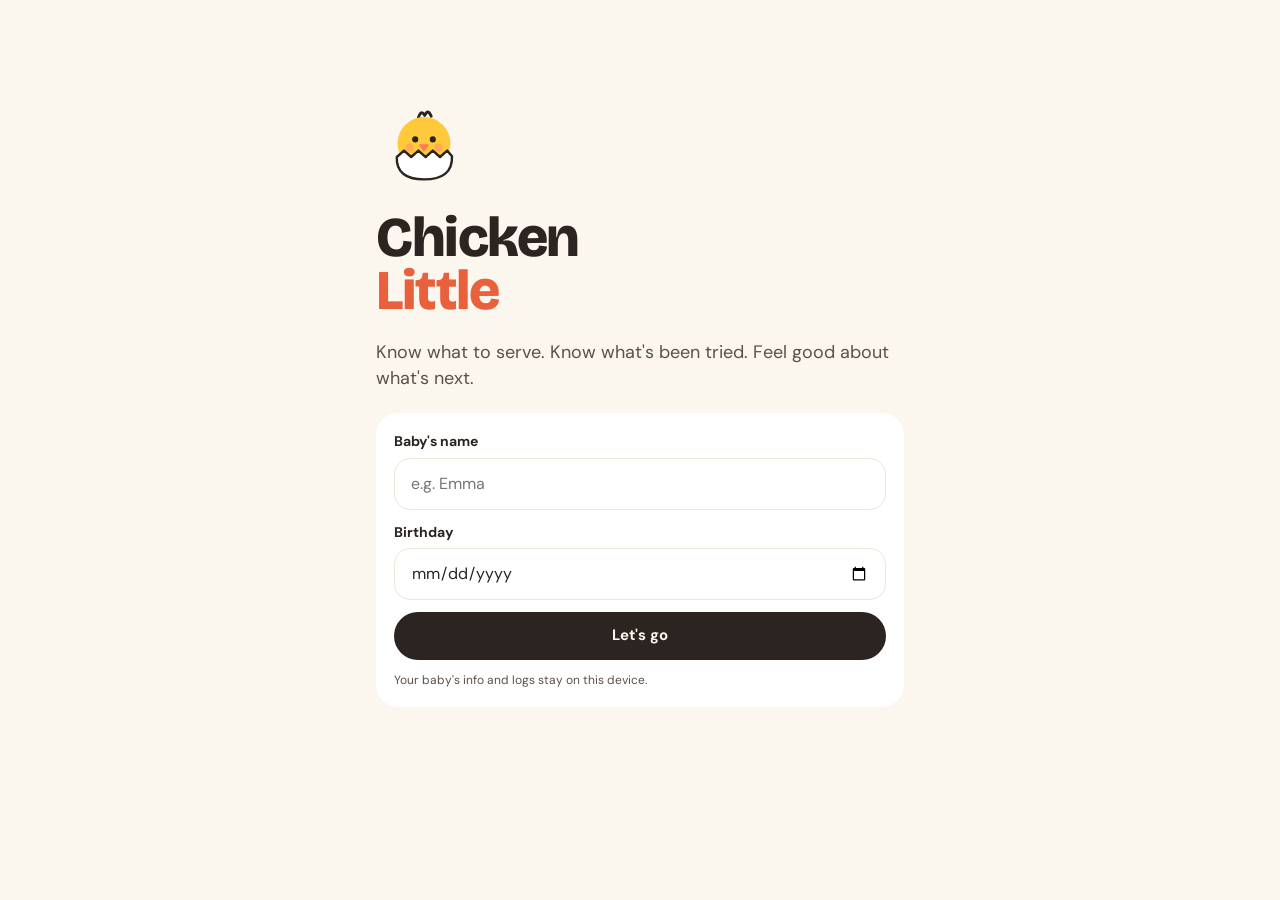
<file: index.html>
<!doctype html>
<html lang="en">
<head>
  <meta charset="utf-8">
  <meta name="viewport" content="width=device-width, initial-scale=1, viewport-fit=cover">
  <title>Chicken Little</title>
  <meta name="description" content="A calm companion for your baby's first foods: what to serve, what's been tried, and allergen tracking, with guidance from government health sources.">
  <meta name="theme-color" content="#FBF6EE">
  <link rel="icon" href="icons/favicon.svg" type="image/svg+xml">
  <link rel="icon" href="icons/favicon-32.png" type="image/png" sizes="32x32">
  <link rel="icon" href="favicon.ico" sizes="any">
  <link rel="apple-touch-icon" href="icons/apple-touch-icon.png">
  <link rel="manifest" href="manifest.webmanifest">
  <meta name="apple-mobile-web-app-capable" content="yes">
  <meta name="apple-mobile-web-app-status-bar-style" content="default">
  <meta name="apple-mobile-web-app-title" content="Chicken Little">
  <meta property="og:title" content="Chicken Little">
  <meta property="og:description" content="Know what to serve. Know what's been tried. Feel good about what's next.">
  <meta property="og:image" content="icons/icon-512.png">
  <link rel="preconnect" href="https://fonts.googleapis.com">
  <link rel="preconnect" href="https://fonts.gstatic.com" crossorigin>
  <link rel="stylesheet" href="https://fonts.googleapis.com/css2?family=Bricolage+Grotesque:opsz,wght@12..96,700;12..96,800&family=DM+Sans:opsz,wght@9..40,400;9..40,500;9..40,700&display=swap">
  <link rel="stylesheet" href="css/app.css">
</head>
<body>
  <main class="shell" id="app" aria-live="polite">
    <noscript><p>Chicken Little needs JavaScript to run.</p></noscript>
  </main>
  <a class="fab" id="fab" href="#/log" aria-label="Log a food" hidden>
    <svg width="28" height="28" viewBox="0 0 24 24" fill="none" stroke="#FFC93C" stroke-width="2.6" stroke-linecap="round" aria-hidden="true"><path d="M12 5v14M5 12h14"/></svg>
  </a>
  <nav class="nav" id="nav" aria-label="Main" hidden></nav>
  <script type="module" src="js/app.js"></script>
</body>
</html>
</file>
<file: css/app.css>
:root {
  --oat: #FBF6EE; --oat-deep: #EDE5D8; --stone: #F2ECE3;
  --cocoa: #2B2420; --cocoa-2: #5C5048; --cocoa-3: #8A7B70;
  --yolk: #FFC93C; --yolk-tint: #FFF1C7; --yolk-deep: #7A5300; --yolk-ink: #5C3E00;
  --persimmon: #FF8F6B; --persimmon-tint: #FFE6DC; --persimmon-deep: #B8471F;
  --pea: #9ED9A8; --pea-tint: #E3F5E6; --pea-deep: #1F5C30;
  --sky: #A8D8F0; --sky-tint: #E2F2FB; --sky-deep: #1D5A7A;
  --plum: #C9B6F2; --plum-tint: #EFE8FC; --plum-deep: #4B2F8A;
  --berry: #F7A8BE; --berry-tint: #FDE6EC; --berry-deep: #8A1F45;
  --card: #FFFFFF;
  --display: 'Bricolage Grotesque', system-ui, sans-serif;
  --body: 'DM Sans', system-ui, sans-serif;
  --r-card: 22px; --r-hero: 26px;
  --shadow: 0 4px 16px rgba(43, 36, 32, 0.08);
  color-scheme: light;
}

* { box-sizing: border-box; }
html { -webkit-text-size-adjust: 100%; }
body {
  margin: 0; background: var(--oat); color: var(--cocoa);
  font: 400 16px/1.45 var(--body);
  -webkit-font-smoothing: antialiased;
}
a { color: var(--sky-deep); }
a:hover { color: var(--persimmon-deep); }
button, input, select, textarea { font: inherit; color: inherit; }
button { cursor: pointer; }
:focus-visible { outline: 3px solid var(--sky-deep); outline-offset: 2px; border-radius: 8px; }
.sr-only { position: absolute; width: 1px; height: 1px; overflow: hidden; clip: rect(0 0 0 0); white-space: nowrap; }

/* ---------- shell ---------- */
.shell { max-width: 560px; margin: 0 auto; min-height: 100dvh; padding: calc(20px + env(safe-area-inset-top)) 16px calc(120px + env(safe-area-inset-bottom)); }
.page { display: flex; flex-direction: column; gap: 16px; animation: rise .25s ease-out; }
@keyframes rise { from { opacity: 0; transform: translateY(6px); } to { opacity: 1; transform: none; } }
@media (prefers-reduced-motion: reduce) { .page, .toast, .sheet { animation: none !important; } }

.topbar { display: flex; align-items: center; gap: 10px; min-height: 48px; }
.topbar h1 { flex: 1; margin: 0; font: 800 28px/1.1 var(--display); letter-spacing: -0.5px; }
.icon-btn {
  width: 44px; height: 44px; flex: none; border: 0; border-radius: 22px; background: var(--card);
  display: inline-flex; align-items: center; justify-content: center; color: var(--cocoa); text-decoration: none;
}

.nav {
  position: fixed; left: 50%; transform: translateX(-50%);
  bottom: calc(14px + env(safe-area-inset-bottom)); width: min(536px, calc(100% - 24px));
  height: 68px; background: var(--card); border-radius: 34px; box-shadow: var(--shadow);
  display: flex; justify-content: space-around; align-items: center; z-index: 20;
}
.nav a {
  display: flex; flex-direction: column; align-items: center; gap: 3px; min-width: 56px; min-height: 52px;
  justify-content: center; font-size: 11px; font-weight: 500; color: var(--cocoa-3); text-decoration: none;
}
.nav a[aria-current="page"] { color: var(--cocoa); font-weight: 700; }
.nav a[aria-current="page"] svg { fill: var(--yolk); stroke: var(--cocoa); }
.fab {
  position: fixed; right: max(20px, calc(50% - 260px)); bottom: calc(98px + env(safe-area-inset-bottom));
  width: 64px; height: 64px; border-radius: 32px; background: var(--cocoa);
  display: flex; align-items: center; justify-content: center; box-shadow: 0 8px 24px rgba(43,36,32,.25); z-index: 21;
}

/* ---------- type ---------- */
.h2 { margin: 0; font: 700 19px/1.2 var(--display); }
.h-xl { margin: 0; font: 800 26px/1.1 var(--display); letter-spacing: -0.3px; }
.eyebrow { font-size: 12px; font-weight: 700; letter-spacing: 1.2px; text-transform: uppercase; color: var(--cocoa-3); }
.muted { color: var(--cocoa-2); }
.small { font-size: 13px; }
.tiny { font-size: 12px; }
.row { display: flex; align-items: center; gap: 10px; }
.between { justify-content: space-between; }
.wrap { flex-wrap: wrap; }
.grow { flex: 1; min-width: 0; }
.stack { display: flex; flex-direction: column; gap: 10px; }
.stack-sm { display: flex; flex-direction: column; gap: 6px; }

/* ---------- surfaces ---------- */
.card { background: var(--card); border-radius: var(--r-card); padding: 18px; display: flex; flex-direction: column; gap: 12px; }
.card.tight { padding: 14px; gap: 8px; }
.hero { border-radius: var(--r-hero); padding: 20px; display: flex; flex-direction: column; gap: 10px; }
.hero.yolk { background: var(--yolk); color: var(--cocoa); }
.hero.yolk .eyebrow { color: var(--yolk-ink); }
.note { border-radius: 18px; padding: 14px; font-size: 14px; line-height: 1.45; }
.note.yolk { background: var(--yolk-tint); }
.note.sky { background: var(--sky-tint); color: #12384D; }
.note.berry { background: var(--berry-tint); color: var(--berry-deep); }
.note.pea { background: var(--pea-tint); color: var(--pea-deep); }
.note b { font-weight: 700; }

.stats { display: grid; grid-template-columns: repeat(3, minmax(0, 1fr)); gap: 10px; }
.stat { border-radius: 22px; padding: 14px; display: flex; flex-direction: column; gap: 2px; text-decoration: none; }
.stat .num { font: 800 30px/1 var(--display); }
.stat .lbl { font-size: 13px; font-weight: 500; }
.stat.sky { background: var(--sky-tint); color: var(--sky-deep); }
.stat.berry { background: var(--berry-tint); color: var(--berry-deep); }
.stat.plum { background: var(--plum-tint); color: var(--plum-deep); }

.bar { display: flex; height: 12px; border-radius: 6px; overflow: hidden; gap: 3px; background: transparent; }
.bar > span { display: block; min-width: 0; }

/* ---------- controls ---------- */
.btn {
  min-height: 48px; padding: 0 20px; border: 0; border-radius: 999px; font-weight: 700; font-size: 15px;
  display: inline-flex; align-items: center; justify-content: center; gap: 8px; text-decoration: none; white-space: nowrap;
}
.btn.dark { background: var(--cocoa); color: var(--oat); }
.btn.dark:hover { background: #3d342e; color: var(--oat); }
.btn.yolk { background: var(--yolk); color: var(--cocoa); }
.btn.ghost { background: var(--card); color: var(--cocoa); border: 1.5px solid var(--oat-deep); }
.btn.small { min-height: 44px; padding: 0 16px; font-size: 14px; }
.btn.block { width: 100%; }
.btn[disabled] { opacity: .45; cursor: not-allowed; }
.link-btn { background: none; border: 0; padding: 10px 4px; min-height: 44px; font-weight: 700; font-size: 14px; color: var(--sky-deep); text-decoration: none; display: inline-flex; align-items: center; }

.chip {
  min-height: 40px; padding: 0 14px; border-radius: 999px; border: 1.5px solid var(--oat-deep); background: var(--card);
  font-size: 14px; font-weight: 500; display: inline-flex; align-items: center; gap: 6px;
}
.chip[aria-pressed="true"] { background: var(--cocoa); border-color: var(--cocoa); color: var(--oat); }
.chips { display: flex; gap: 8px; overflow-x: auto; padding-bottom: 2px; scrollbar-width: none; }
.chips::-webkit-scrollbar { display: none; }

.pill { display: inline-flex; align-items: center; font-size: 12px; font-weight: 700; padding: 4px 10px; border-radius: 999px; white-space: nowrap; }
.pill.established { background: var(--pea-tint); color: var(--pea-deep); }
.pill.introducing { background: var(--yolk-tint); color: var(--yolk-deep); }
.pill.not { background: var(--stone); color: var(--cocoa-2); }
.pill.reaction { background: var(--berry-tint); color: var(--berry-deep); }
.pill.white { background: var(--card); color: var(--cocoa); }

.field { display: flex; flex-direction: column; gap: 6px; }
.field label { font-size: 14px; font-weight: 700; }
.input {
  min-height: 52px; padding: 0 16px; border-radius: 16px; border: 1.5px solid var(--oat-deep); background: var(--card); width: 100%;
}
textarea.input { padding: 12px 16px; min-height: 88px; resize: vertical; }
.input:focus { border-color: var(--cocoa); outline: none; }
.search { position: relative; }
.search svg { position: absolute; left: 16px; top: 50%; transform: translateY(-50%); pointer-events: none; }
.search .input { padding-left: 46px; }

/* ---------- lists ---------- */
.list { display: flex; flex-direction: column; background: var(--card); border-radius: var(--r-card); overflow: hidden; }
.list-item {
  display: flex; align-items: center; gap: 12px; padding: 12px 14px; min-height: 64px;
  text-decoration: none; color: inherit; border: 0; background: none; width: 100%; text-align: left;
}
.list-item + .list-item { border-top: 1px solid var(--stone); }
.list-item:hover { background: #FFFCF6; }
.tile {
  width: 42px; height: 42px; flex: none; border-radius: 13px; display: flex; align-items: center; justify-content: center;
  font: 800 15px var(--display);
}
.tile.lg { width: 56px; height: 56px; border-radius: 18px; font-size: 20px; }
.tile.fruit { background: var(--persimmon-tint); color: var(--persimmon-deep); }
.tile.vegetable { background: var(--pea-tint); color: var(--pea-deep); }
.tile.grain { background: var(--yolk-tint); color: var(--yolk-deep); }
.tile.protein { background: var(--sky-tint); color: var(--sky-deep); }
.tile.dairy { background: var(--plum-tint); color: var(--plum-deep); }
.tile.other { background: var(--stone); color: var(--cocoa-2); }

.agrid { display: grid; grid-template-columns: repeat(2, minmax(0, 1fr)); gap: 10px; }
.acard { background: var(--card); border-radius: 20px; padding: 12px; display: flex; flex-direction: column; gap: 8px; text-decoration: none; color: inherit; }
.acard .meta { font-size: 12px; color: var(--cocoa-2); }

/* ---------- serve guide ---------- */
.stage { border-radius: 16px; padding: 12px 14px; background: var(--stone); display: flex; flex-direction: column; gap: 4px; }
.stage.current { background: var(--sky-tint); color: #12384D; }
.stage .st { font-size: 12px; font-weight: 700; letter-spacing: .8px; text-transform: uppercase; }
.cite { font-size: 12px; color: var(--cocoa-2); }
.cite a { color: inherit; font-weight: 700; }
.safety { display: flex; gap: 10px; align-items: flex-start; }
.safety svg { flex: none; margin-top: 2px; }

.nutri { display: grid; grid-template-columns: repeat(2, minmax(0, 1fr)); gap: 8px; }
.nutri div { background: var(--stone); border-radius: 14px; padding: 10px 12px; }
.nutri b { display: block; font: 700 18px var(--display); }

/* ---------- responses ---------- */
.responses { display: grid; grid-template-columns: repeat(5, minmax(0, 1fr)); gap: 8px; }
.resp {
  min-height: 84px; border-radius: 20px; border: 2px solid transparent; background: var(--card);
  display: flex; flex-direction: column; align-items: center; justify-content: center; gap: 6px; font-size: 12px; font-weight: 700; padding: 6px 2px;
}
.resp[aria-pressed="true"] { border-color: var(--cocoa); }
.resp[data-r="loved"][aria-pressed="true"] { background: var(--berry-tint); }
.resp[data-r="liked"][aria-pressed="true"] { background: var(--yolk-tint); }
.resp[data-r="neutral"][aria-pressed="true"] { background: var(--sky-tint); }
.resp[data-r="nope"][aria-pressed="true"] { background: var(--plum-tint); }
.resp[data-r="reaction"][aria-pressed="true"] { background: var(--berry-tint); }

/* ---------- timeline ---------- */
.day { display: flex; flex-direction: column; gap: 8px; }
.day h3 { margin: 4px 4px 0; font: 700 15px var(--display); color: var(--cocoa-2); }

/* ---------- toast + dialog ---------- */
.toast {
  position: fixed; left: 50%; bottom: calc(100px + env(safe-area-inset-bottom)); transform: translateX(-50%);
  background: var(--cocoa); color: var(--oat); padding: 12px 18px; border-radius: 999px; font-weight: 700; font-size: 14px;
  box-shadow: var(--shadow); z-index: 50; animation: rise .2s ease-out; max-width: calc(100% - 32px);
}

/* ---------- onboarding ---------- */
.welcome { min-height: 80dvh; display: flex; flex-direction: column; justify-content: center; gap: 22px; }
.wordmark { font: 800 56px/0.95 var(--display); letter-spacing: -1.5px; margin: 0; }
.wordmark span { color: #E8613C; }

.empty { text-align: center; padding: 28px 16px; color: var(--cocoa-2); }

@media (min-width: 720px) {
  .shell { padding-top: 40px; }
}

/* fixes */
[hidden] { display: none !important; }
.card.row { flex-direction: row; align-items: center; }
.acard .pill, .stack > .pill, .card > .pill { align-self: flex-start; }
.pill { max-width: 100%; white-space: normal; }
.page > * { min-width: 0; }
.chip { white-space: nowrap; flex: none; }
</file>
